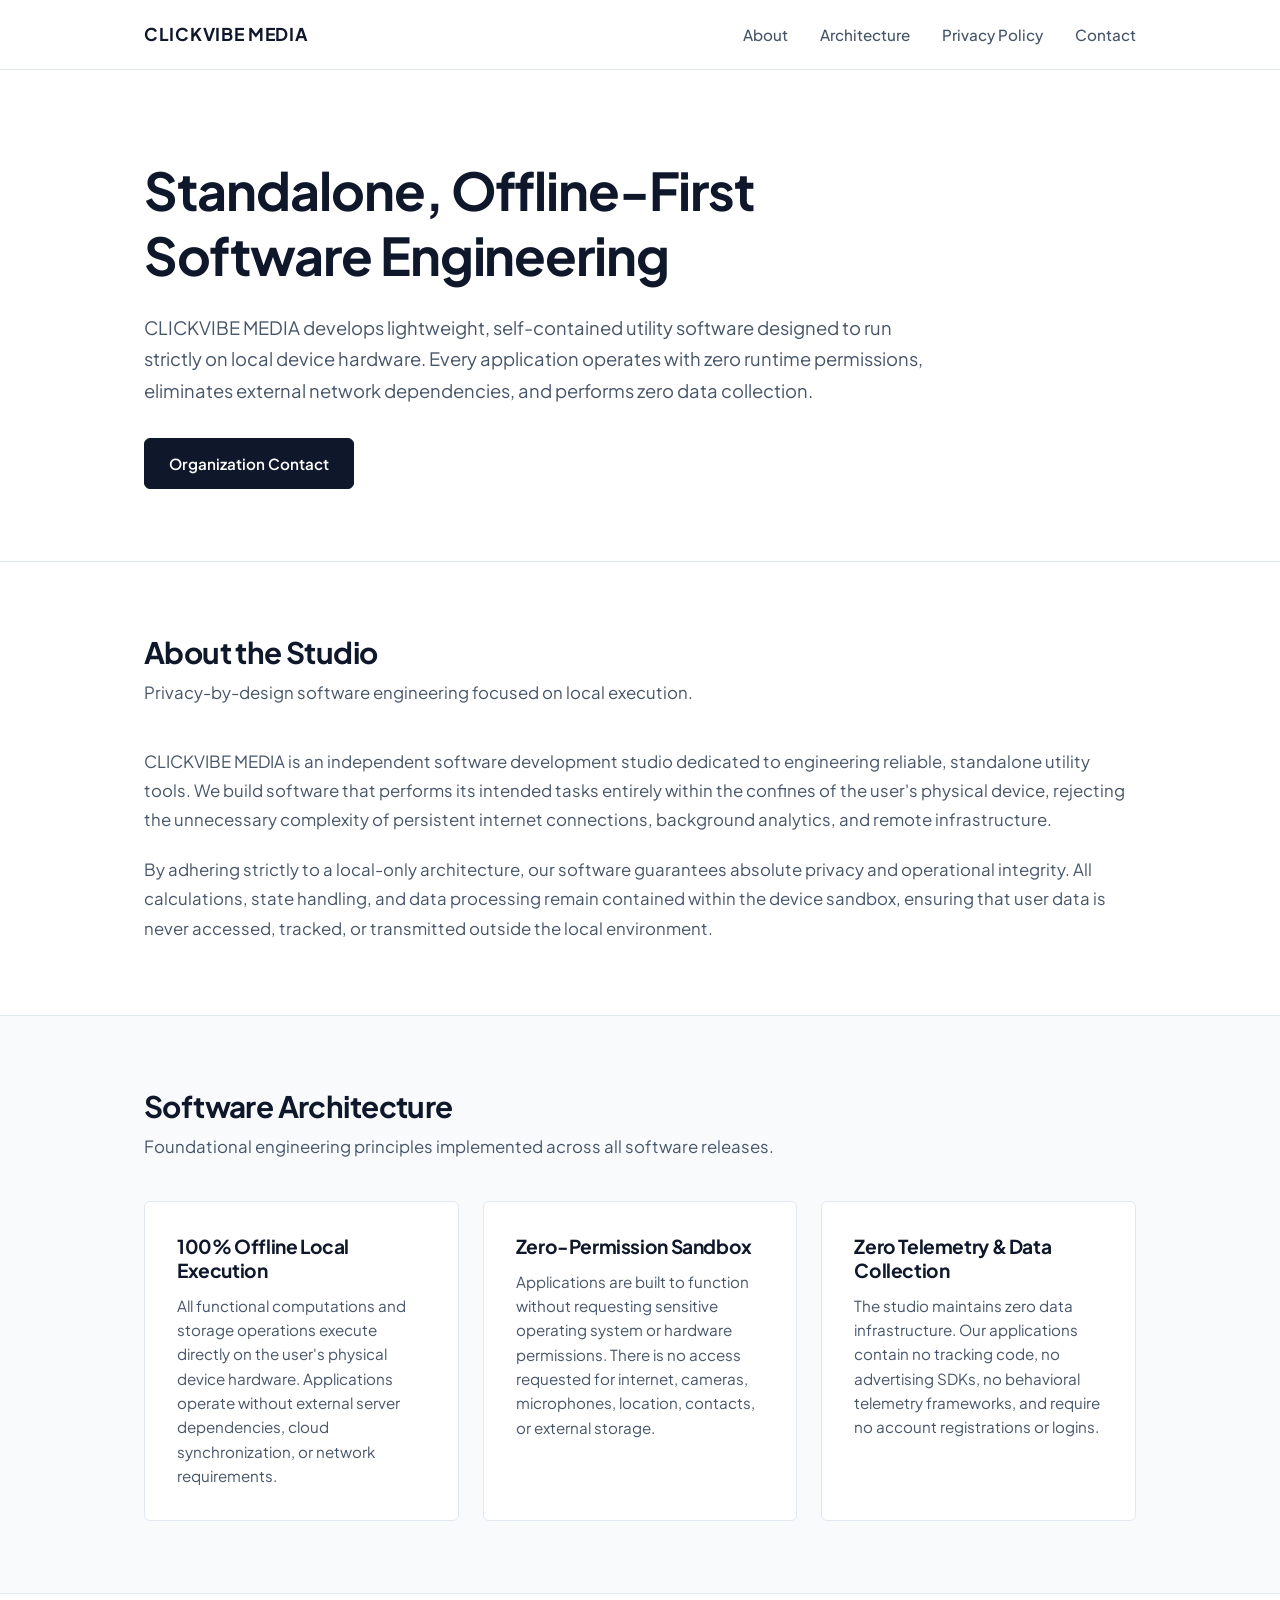
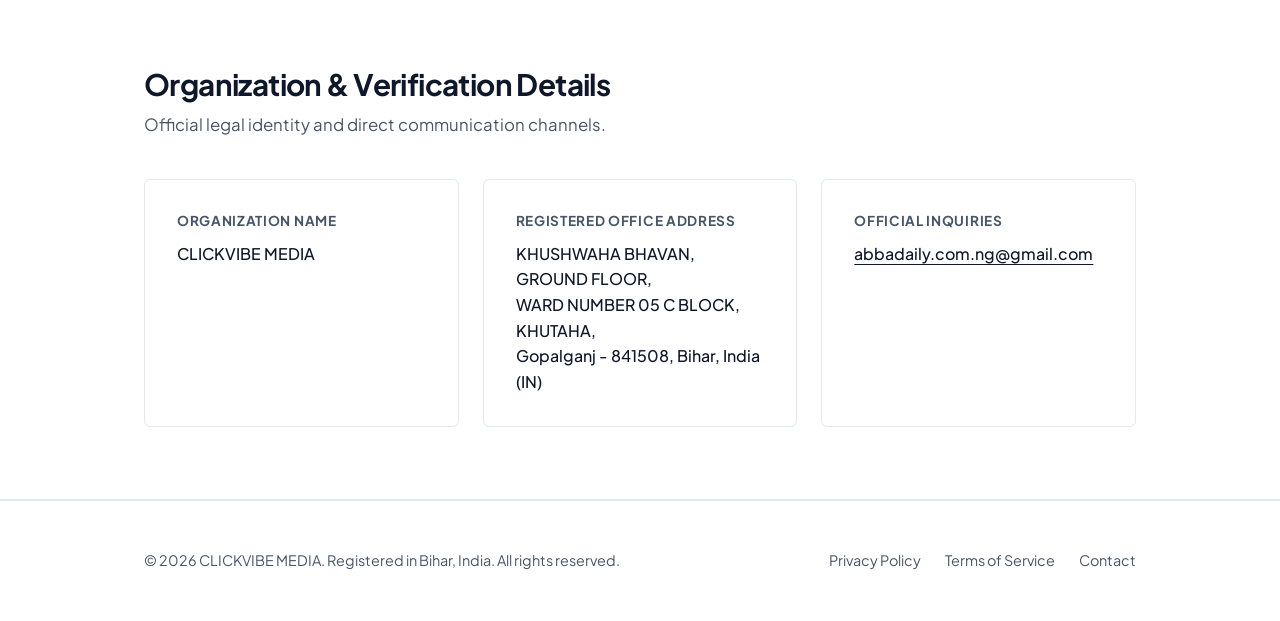
<file: index.html>
<!DOCTYPE html>
<html lang="en">
<head>
    <meta charset="UTF-8">
    <meta name="viewport" content="width=device-width, initial-scale=1.0">
    <title>CLICKVIBE MEDIA — Offline Software Studio</title>
    <meta name="description" content="Official website of CLICKVIBE MEDIA. Engineering standalone, 100% offline, zero-permission utility software.">
    <meta name="google-site-verification" content="fIfFQrPKgfW13VVkt7M8kLDJ4-6VzfepoLxtKgu7sLg">
    <link rel="stylesheet" href="styles.css">
    <link rel="preconnect" href="https://fonts.googleapis.com">
    <link rel="preconnect" href="https://fonts.gstatic.com" crossorigin>
    <link href="https://fonts.googleapis.com/css2?family=Plus+Jakarta+Sans:wght@400;500;600;700&display=swap" rel="stylesheet">
</head>
<body>

    <!-- Header -->
    <header class="site-header">
        <div class="container nav-container">
            <a href="index.html" class="legal-brand">CLICKVIBE MEDIA</a>
            <nav class="nav-links">
                <a href="#about">About</a>
                <a href="#architecture">Architecture</a>
                <a href="privacy.html">Privacy Policy</a>
                <a href="#contact">Contact</a>
            </nav>
        </div>
    </header>

    <!-- Hero Section -->
    <section class="hero-section">
        <div class="container">
            <div class="hero-inner">
                <h1 class="hero-title">Standalone, Offline-First Software Engineering</h1>
                <p class="hero-subtitle">
                    CLICKVIBE MEDIA develops lightweight, self-contained utility software designed to run strictly on local device hardware. Every application operates with zero runtime permissions, eliminates external network dependencies, and performs zero data collection.
                </p>
                <a href="#contact" class="btn btn-primary">Organization Contact</a>
            </div>
        </div>
    </section>

    <!-- About Section -->
    <section id="about" class="section">
        <div class="container">
            <div class="section-heading">
                <h2>About the Studio</h2>
                <p>Privacy-by-design software engineering focused on local execution.</p>
            </div>
            <div class="about-text">
                <p>
                    CLICKVIBE MEDIA is an independent software development studio dedicated to engineering reliable, standalone utility tools. We build software that performs its intended tasks entirely within the confines of the user's physical device, rejecting the unnecessary complexity of persistent internet connections, background analytics, and remote infrastructure.
                </p>
                <p>
                    By adhering strictly to a local-only architecture, our software guarantees absolute privacy and operational integrity. All calculations, state handling, and data processing remain contained within the device sandbox, ensuring that user data is never accessed, tracked, or transmitted outside the local environment.
                </p>
            </div>
        </div>
    </section>

    <!-- Architecture Section -->
    <section id="architecture" class="section section-alt">
        <div class="container">
            <div class="section-heading">
                <h2>Software Architecture</h2>
                <p>Foundational engineering principles implemented across all software releases.</p>
            </div>
            <div class="grid-3">
                <div class="card">
                    <h3>100% Offline Local Execution</h3>
                    <p>All functional computations and storage operations execute directly on the user's physical device hardware. Applications operate without external server dependencies, cloud synchronization, or network requirements.</p>
                </div>
                <div class="card">
                    <h3>Zero-Permission Sandbox</h3>
                    <p>Applications are built to function without requesting sensitive operating system or hardware permissions. There is no access requested for internet, cameras, microphones, location, contacts, or external storage.</p>
                </div>
                <div class="card">
                    <h3>Zero Telemetry & Data Collection</h3>
                    <p>The studio maintains zero data infrastructure. Our applications contain no tracking code, no advertising SDKs, no behavioral telemetry frameworks, and require no account registrations or logins.</p>
                </div>
            </div>
        </div>
    </section>

    <!-- Organization & Contact Section -->
    <section id="contact" class="section">
        <div class="container">
            <div class="section-heading">
                <h2>Organization & Verification Details</h2>
                <p>Official legal identity and direct communication channels.</p>
            </div>
            <div class="grid-3">
                <div class="contact-card">
                    <h3>Organization Name</h3>
                    <p>CLICKVIBE MEDIA</p>
                </div>
                <div class="contact-card">
                    <h3>Registered Office Address</h3>
                    <address>
                        KHUSHWAHA BHAVAN, GROUND FLOOR,<br>
                        WARD NUMBER 05 C BLOCK, KHUTAHA,<br>
                        Gopalganj - 841508, Bihar, India (IN)
                    </address>
                </div>
                <div class="contact-card">
                    <h3>Official Inquiries</h3>
                    <p><a href="mailto:abbadaily.com.ng@gmail.com">abbadaily.com.ng@gmail.com</a></p>
                </div>
            </div>
        </div>
    </section>

    <!-- Footer -->
    <footer class="site-footer">
        <div class="container footer-inner">
            <div class="footer-info">
                <p>&copy; 2026 CLICKVIBE MEDIA. Registered in Bihar, India. All rights reserved.</p>
            </div>
            <nav class="footer-nav">
                <a href="privacy.html">Privacy Policy</a>
                <a href="terms.html">Terms of Service</a>
                <a href="#contact">Contact</a>
            </nav>
        </div>
    </footer>

</body>
</html>
</file>
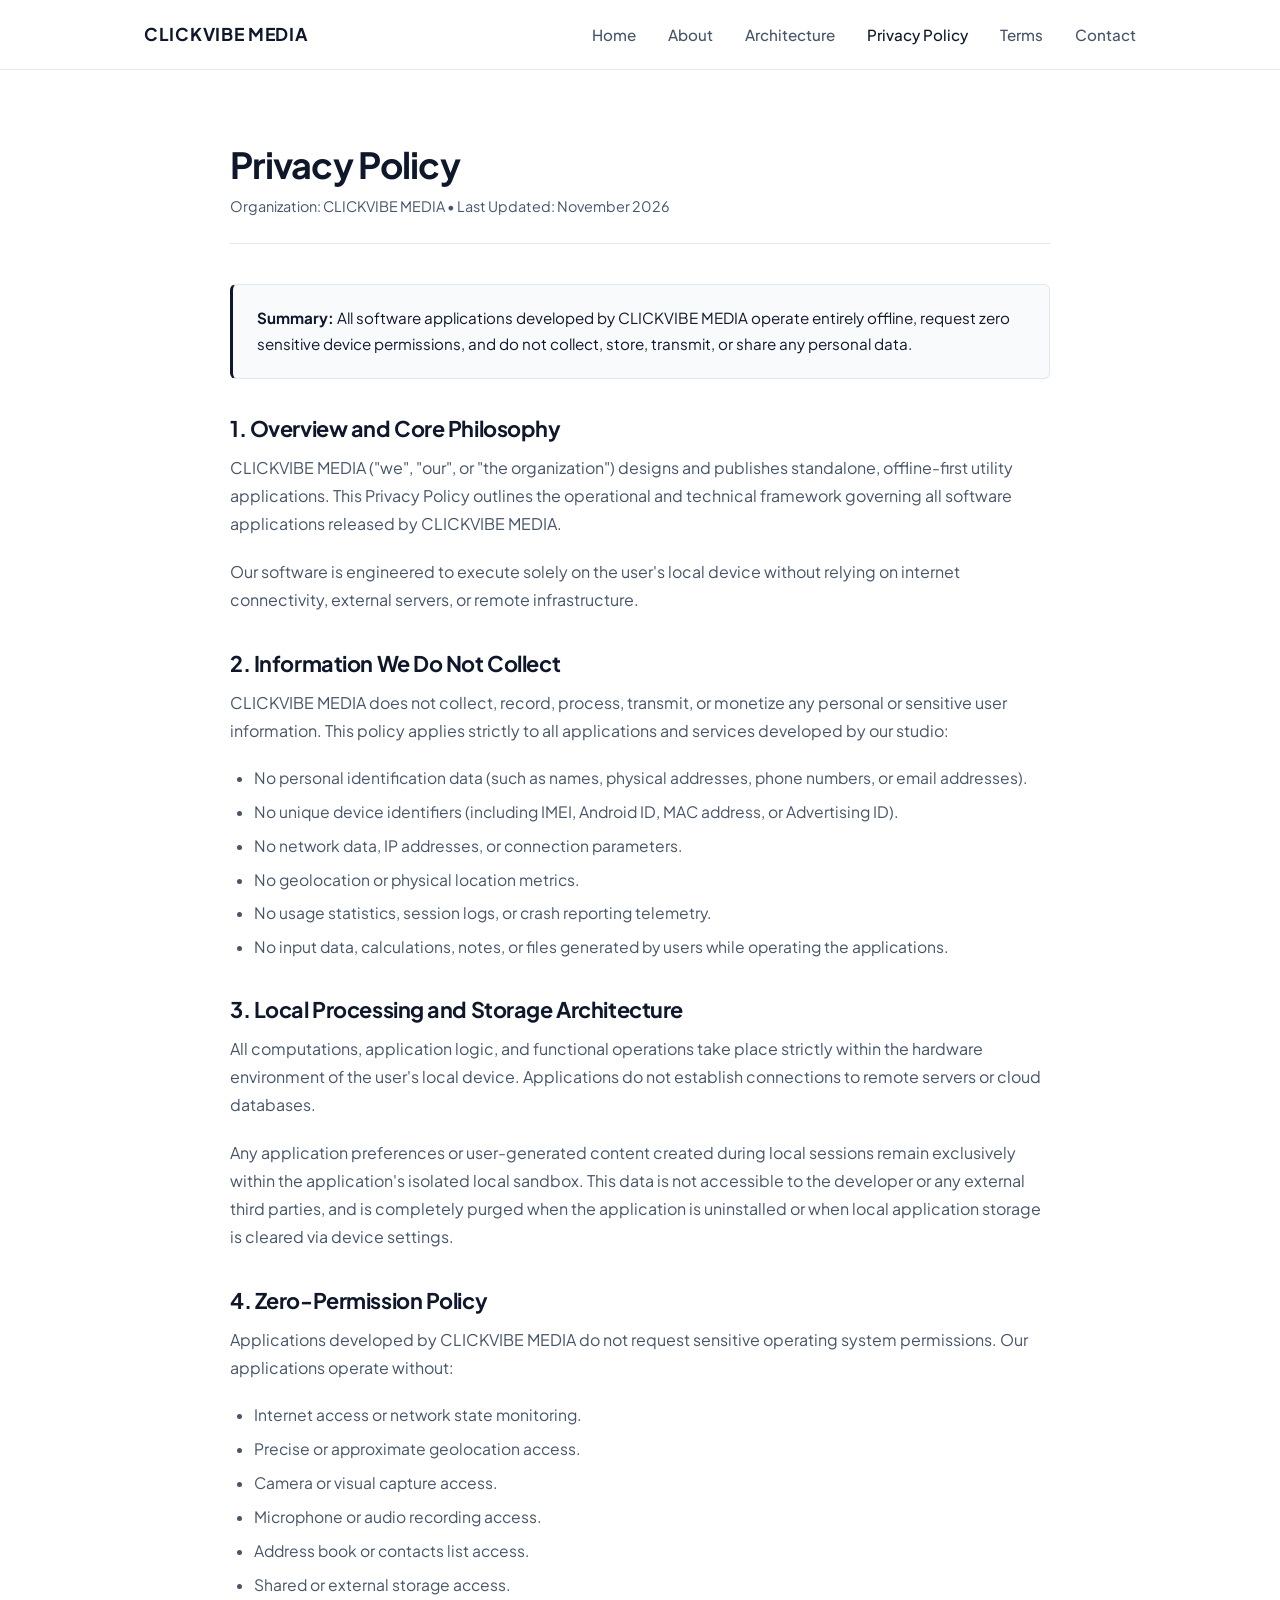
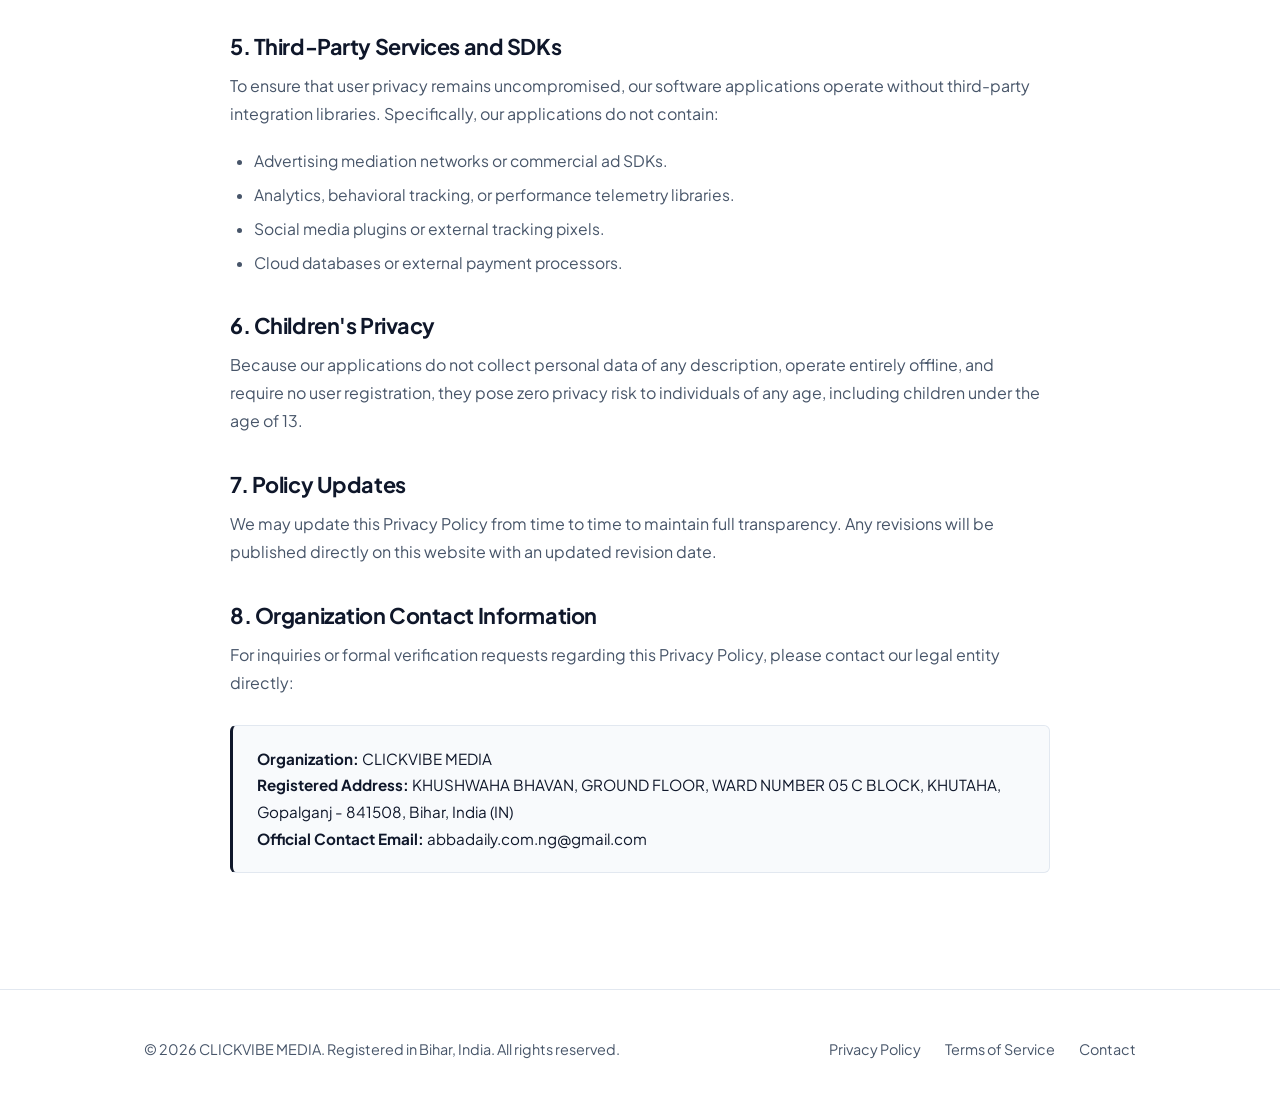
<file: privacy.html>
<!DOCTYPE html>
<html lang="en">
<head>
    <meta charset="UTF-8">
    <meta name="viewport" content="width=device-width, initial-scale=1.0">
    <title>Privacy Policy — CLICKVIBE MEDIA</title>
    <meta name="description" content="Official Zero-Data and Offline Privacy Policy for applications developed by CLICKVIBE MEDIA.">
    <link rel="stylesheet" href="styles.css">
    <link rel="preconnect" href="https://fonts.googleapis.com">
    <link rel="preconnect" href="https://fonts.gstatic.com" crossorigin>
    <link href="https://fonts.googleapis.com/css2?family=Plus+Jakarta+Sans:wght@400;500;600;700&display=swap" rel="stylesheet">
</head>
<body>

    <!-- Header -->
    <header class="site-header">
        <div class="container nav-container">
            <a href="index.html" class="legal-brand">CLICKVIBE MEDIA</a>
            <nav class="nav-links">
                <a href="index.html">Home</a>
                <a href="index.html#about">About</a>
                <a href="index.html#architecture">Architecture</a>
                <a href="privacy.html" class="active">Privacy Policy</a>
                <a href="terms.html">Terms</a>
                <a href="index.html#contact">Contact</a>
            </nav>
        </div>
    </header>

    <!-- Policy Content -->
    <main class="policy-page">
        <div class="container">
            <article class="policy-container">
                <div class="policy-header">
                    <h1>Privacy Policy</h1>
                    <p class="policy-meta">
                        Organization: CLICKVIBE MEDIA &bull; Last Updated: November 2026
                    </p>
                </div>

                <div class="policy-body">
                    <div class="policy-notice">
                        <p>
                            <strong>Summary:</strong> All software applications developed by CLICKVIBE MEDIA operate entirely offline, request zero sensitive device permissions, and do not collect, store, transmit, or share any personal data.
                        </p>
                    </div>

                    <h2>1. Overview and Core Philosophy</h2>
                    <p>
                        CLICKVIBE MEDIA ("we", "our", or "the organization") designs and publishes standalone, offline-first utility applications. This Privacy Policy outlines the operational and technical framework governing all software applications released by CLICKVIBE MEDIA.
                    </p>
                    <p>
                        Our software is engineered to execute solely on the user's local device without relying on internet connectivity, external servers, or remote infrastructure.
                    </p>

                    <h2>2. Information We Do Not Collect</h2>
                    <p>
                        CLICKVIBE MEDIA does not collect, record, process, transmit, or monetize any personal or sensitive user information. This policy applies strictly to all applications and services developed by our studio:
                    </p>
                    <ul>
                        <li>No personal identification data (such as names, physical addresses, phone numbers, or email addresses).</li>
                        <li>No unique device identifiers (including IMEI, Android ID, MAC address, or Advertising ID).</li>
                        <li>No network data, IP addresses, or connection parameters.</li>
                        <li>No geolocation or physical location metrics.</li>
                        <li>No usage statistics, session logs, or crash reporting telemetry.</li>
                        <li>No input data, calculations, notes, or files generated by users while operating the applications.</li>
                    </ul>

                    <h2>3. Local Processing and Storage Architecture</h2>
                    <p>
                        All computations, application logic, and functional operations take place strictly within the hardware environment of the user's local device. Applications do not establish connections to remote servers or cloud databases.
                    </p>
                    <p>
                        Any application preferences or user-generated content created during local sessions remain exclusively within the application's isolated local sandbox. This data is not accessible to the developer or any external third parties, and is completely purged when the application is uninstalled or when local application storage is cleared via device settings.
                    </p>

                    <h2>4. Zero-Permission Policy</h2>
                    <p>
                        Applications developed by CLICKVIBE MEDIA do not request sensitive operating system permissions. Our applications operate without:
                    </p>
                    <ul>
                        <li>Internet access or network state monitoring.</li>
                        <li>Precise or approximate geolocation access.</li>
                        <li>Camera or visual capture access.</li>
                        <li>Microphone or audio recording access.</li>
                        <li>Address book or contacts list access.</li>
                        <li>Shared or external storage access.</li>
                    </ul>

                    <h2>5. Third-Party Services and SDKs</h2>
                    <p>
                        To ensure that user privacy remains uncompromised, our software applications operate without third-party integration libraries. Specifically, our applications do not contain:
                    </p>
                    <ul>
                        <li>Advertising mediation networks or commercial ad SDKs.</li>
                        <li>Analytics, behavioral tracking, or performance telemetry libraries.</li>
                        <li>Social media plugins or external tracking pixels.</li>
                        <li>Cloud databases or external payment processors.</li>
                    </ul>

                    <h2>6. Children's Privacy</h2>
                    <p>
                        Because our applications do not collect personal data of any description, operate entirely offline, and require no user registration, they pose zero privacy risk to individuals of any age, including children under the age of 13.
                    </p>

                    <h2>7. Policy Updates</h2>
                    <p>
                        We may update this Privacy Policy from time to time to maintain full transparency. Any revisions will be published directly on this website with an updated revision date.
                    </p>

                    <h2>8. Organization Contact Information</h2>
                    <p>
                        For inquiries or formal verification requests regarding this Privacy Policy, please contact our legal entity directly:
                    </p>
                    <div class="policy-notice">
                        <p><strong>Organization:</strong> CLICKVIBE MEDIA</p>
                        <p><strong>Registered Address:</strong> KHUSHWAHA BHAVAN, GROUND FLOOR, WARD NUMBER 05 C BLOCK, KHUTAHA, Gopalganj - 841508, Bihar, India (IN)</p>
                        <p><strong>Official Contact Email:</strong> <a href="mailto:abbadaily.com.ng@gmail.com">abbadaily.com.ng@gmail.com</a></p>
                    </div>
                </div>
            </article>
        </div>
    </main>

    <!-- Footer -->
    <footer class="site-footer">
        <div class="container footer-inner">
            <div class="footer-info">
                <p>&copy; 2026 CLICKVIBE MEDIA. Registered in Bihar, India. All rights reserved.</p>
            </div>
            <nav class="footer-nav">
                <a href="privacy.html">Privacy Policy</a>
                <a href="terms.html">Terms of Service</a>
                <a href="index.html#contact">Contact</a>
            </nav>
        </div>
    </footer>

</body>
</html>
</file>
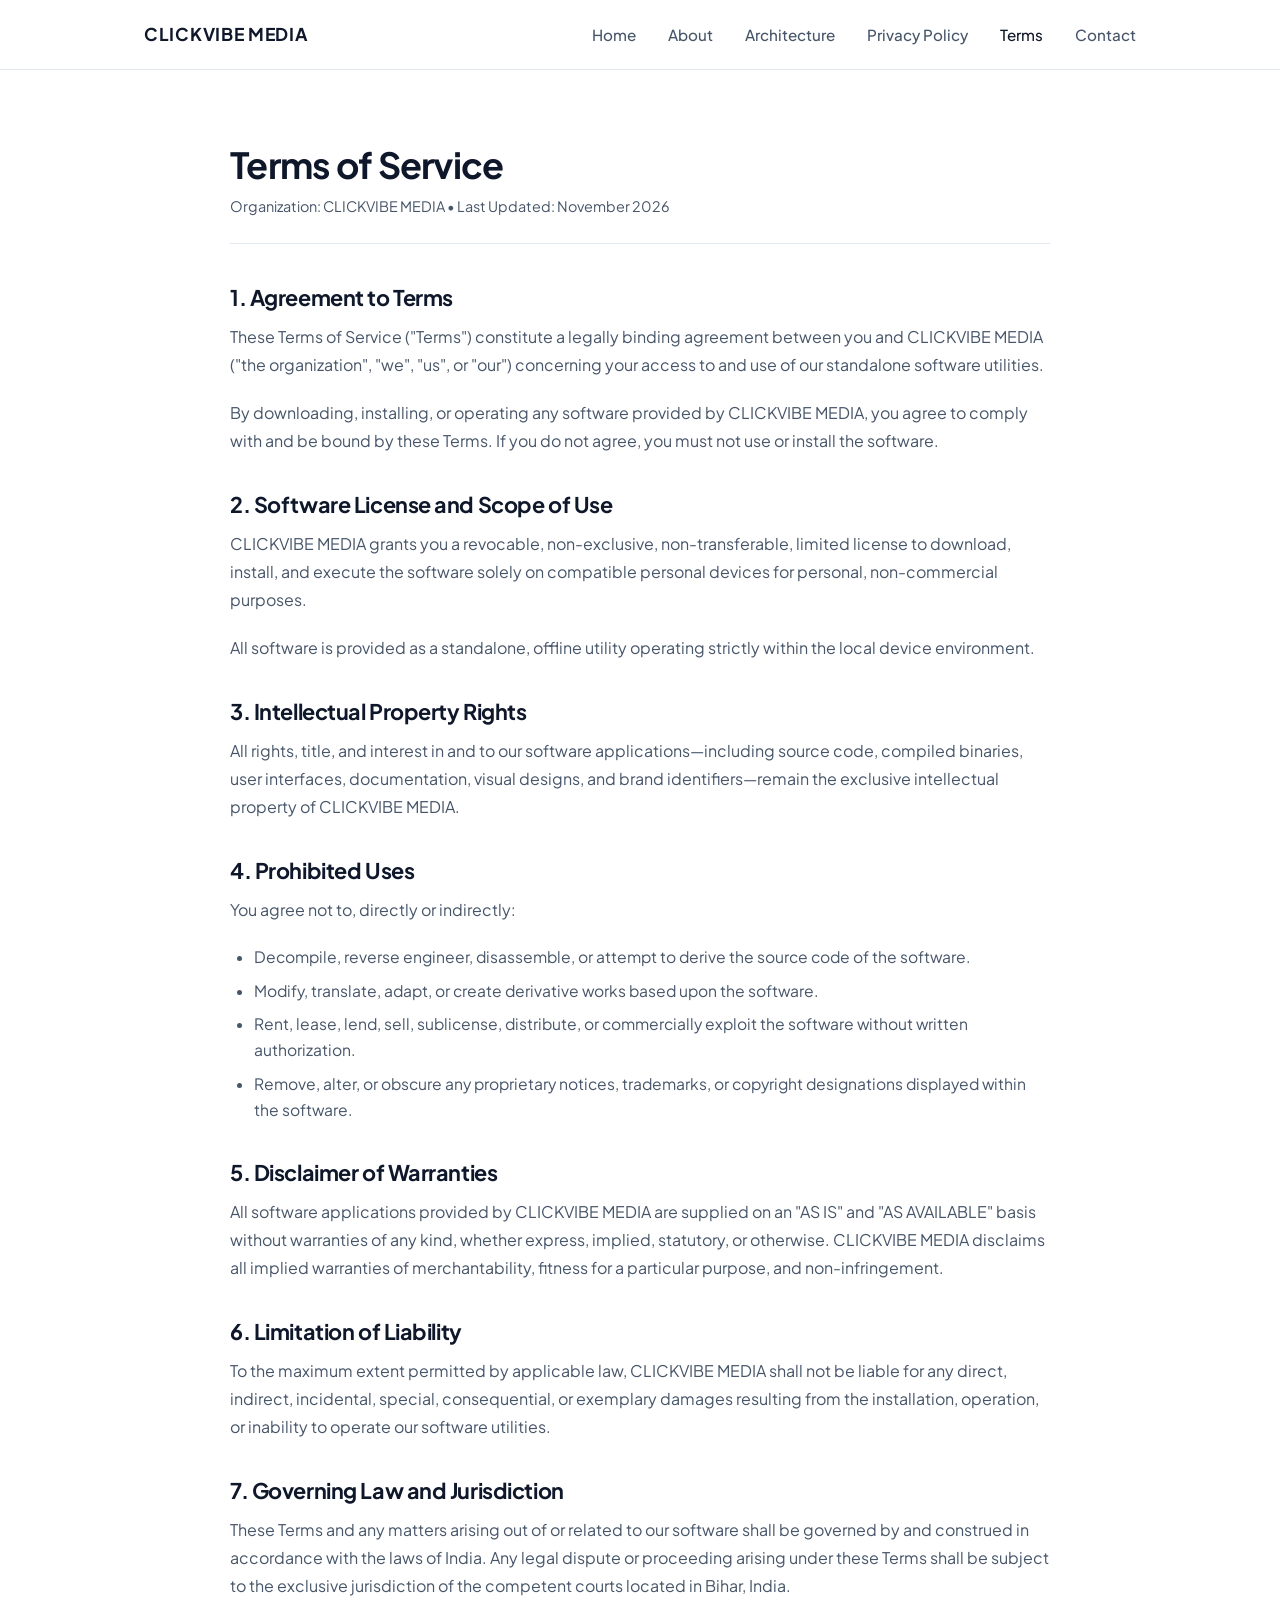
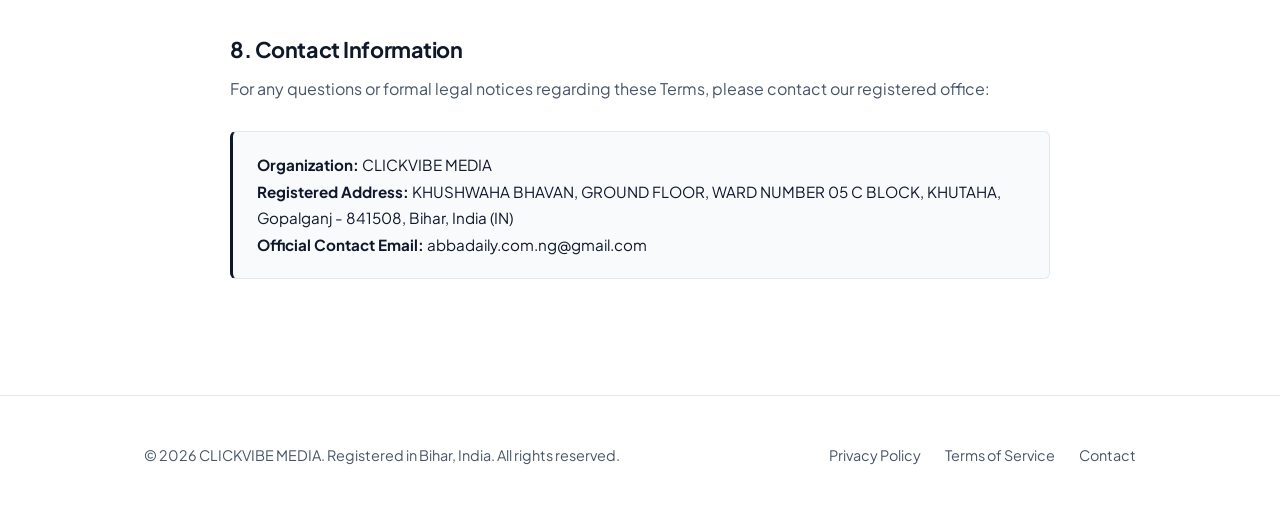
<file: terms.html>
<!DOCTYPE html>
<html lang="en">
<head>
    <meta charset="UTF-8">
    <meta name="viewport" content="width=device-width, initial-scale=1.0">
    <title>Terms of Service — CLICKVIBE MEDIA</title>
    <meta name="description" content="Terms of Service for standalone offline software applications developed by CLICKVIBE MEDIA.">
    <link rel="stylesheet" href="styles.css">
    <link rel="preconnect" href="https://fonts.googleapis.com">
    <link rel="preconnect" href="https://fonts.gstatic.com" crossorigin>
    <link href="https://fonts.googleapis.com/css2?family=Plus+Jakarta+Sans:wght@400;500;600;700&display=swap" rel="stylesheet">
</head>
<body>

    <!-- Header -->
    <header class="site-header">
        <div class="container nav-container">
            <a href="index.html" class="legal-brand">CLICKVIBE MEDIA</a>
            <nav class="nav-links">
                <a href="index.html">Home</a>
                <a href="index.html#about">About</a>
                <a href="index.html#architecture">Architecture</a>
                <a href="privacy.html">Privacy Policy</a>
                <a href="terms.html" class="active">Terms</a>
                <a href="index.html#contact">Contact</a>
            </nav>
        </div>
    </header>

    <!-- Policy Content -->
    <main class="policy-page">
        <div class="container">
            <article class="policy-container">
                <div class="policy-header">
                    <h1>Terms of Service</h1>
                    <p class="policy-meta">
                        Organization: CLICKVIBE MEDIA &bull; Last Updated: November 2026
                    </p>
                </div>

                <div class="policy-body">
                    <h2>1. Agreement to Terms</h2>
                    <p>
                        These Terms of Service ("Terms") constitute a legally binding agreement between you and CLICKVIBE MEDIA ("the organization", "we", "us", or "our") concerning your access to and use of our standalone software utilities.
                    </p>
                    <p>
                        By downloading, installing, or operating any software provided by CLICKVIBE MEDIA, you agree to comply with and be bound by these Terms. If you do not agree, you must not use or install the software.
                    </p>

                    <h2>2. Software License and Scope of Use</h2>
                    <p>
                        CLICKVIBE MEDIA grants you a revocable, non-exclusive, non-transferable, limited license to download, install, and execute the software solely on compatible personal devices for personal, non-commercial purposes.
                    </p>
                    <p>
                        All software is provided as a standalone, offline utility operating strictly within the local device environment.
                    </p>

                    <h2>3. Intellectual Property Rights</h2>
                    <p>
                        All rights, title, and interest in and to our software applications—including source code, compiled binaries, user interfaces, documentation, visual designs, and brand identifiers—remain the exclusive intellectual property of CLICKVIBE MEDIA.
                    </p>

                    <h2>4. Prohibited Uses</h2>
                    <p>You agree not to, directly or indirectly:</p>
                    <ul>
                        <li>Decompile, reverse engineer, disassemble, or attempt to derive the source code of the software.</li>
                        <li>Modify, translate, adapt, or create derivative works based upon the software.</li>
                        <li>Rent, lease, lend, sell, sublicense, distribute, or commercially exploit the software without written authorization.</li>
                        <li>Remove, alter, or obscure any proprietary notices, trademarks, or copyright designations displayed within the software.</li>
                    </ul>

                    <h2>5. Disclaimer of Warranties</h2>
                    <p>
                        All software applications provided by CLICKVIBE MEDIA are supplied on an "AS IS" and "AS AVAILABLE" basis without warranties of any kind, whether express, implied, statutory, or otherwise. CLICKVIBE MEDIA disclaims all implied warranties of merchantability, fitness for a particular purpose, and non-infringement.
                    </p>

                    <h2>6. Limitation of Liability</h2>
                    <p>
                        To the maximum extent permitted by applicable law, CLICKVIBE MEDIA shall not be liable for any direct, indirect, incidental, special, consequential, or exemplary damages resulting from the installation, operation, or inability to operate our software utilities.
                    </p>

                    <h2>7. Governing Law and Jurisdiction</h2>
                    <p>
                        These Terms and any matters arising out of or related to our software shall be governed by and construed in accordance with the laws of India. Any legal dispute or proceeding arising under these Terms shall be subject to the exclusive jurisdiction of the competent courts located in Bihar, India.
                    </p>

                    <h2>8. Contact Information</h2>
                    <p>
                        For any questions or formal legal notices regarding these Terms, please contact our registered office:
                    </p>
                    <div class="policy-notice">
                        <p><strong>Organization:</strong> CLICKVIBE MEDIA</p>
                        <p><strong>Registered Address:</strong> KHUSHWAHA BHAVAN, GROUND FLOOR, WARD NUMBER 05 C BLOCK, KHUTAHA, Gopalganj - 841508, Bihar, India (IN)</p>
                        <p><strong>Official Contact Email:</strong> <a href="mailto:abbadaily.com.ng@gmail.com">abbadaily.com.ng@gmail.com</a></p>
                    </div>
                </div>
            </article>
        </div>
    </main>

    <!-- Footer -->
    <footer class="site-footer">
        <div class="container footer-inner">
            <div class="footer-info">
                <p>&copy; 2026 CLICKVIBE MEDIA. Registered in Bihar, India. All rights reserved.</p>
            </div>
            <nav class="footer-nav">
                <a href="privacy.html">Privacy Policy</a>
                <a href="terms.html">Terms of Service</a>
                <a href="index.html#contact">Contact</a>
            </nav>
        </div>
    </footer>

</body>
</html>
</file>
<file: styles.css>
/* ==========================================================================
   CLICKVIBE MEDIA — Corporate Website Stylesheet
   Minimalist, Light-Mode Corporate Aesthetic for Offline Software Studio
   ========================================================================== */

:root {
    --bg-primary: #FFFFFF;
    --bg-secondary: #F8FAFC;
    --border-color: #E2E8F0;
    --text-primary: #0F172A;
    --text-muted: #475569;
    --accent: #0F172A;
    --accent-hover: #1E293B;
    --font-sans: 'Plus Jakarta Sans', 'Inter', -apple-system, BlinkMacSystemFont, 'Segoe UI', Roboto, sans-serif;
    --container-max: 1040px;
    --radius: 6px;
}

*, *::before, *::after {
    box-sizing: border-box;
    margin: 0;
    padding: 0;
}

html {
    scroll-behavior: smooth;
    font-size: 16px;
}

body {
    background-color: var(--bg-primary);
    color: var(--text-primary);
    font-family: var(--font-sans);
    line-height: 1.65;
    -webkit-font-smoothing: antialiased;
}

.container {
    width: 100%;
    max-width: var(--container-max);
    margin: 0 auto;
    padding: 0 1.5rem;
}

/* Typography */
h1, h2, h3, h4 {
    color: var(--text-primary);
    font-weight: 700;
    line-height: 1.25;
    letter-spacing: -0.02em;
}

p {
    color: var(--text-muted);
}

a {
    color: var(--text-primary);
    text-decoration: none;
    transition: color 0.15s ease;
}

a:hover {
    color: var(--accent-hover);
}

/* Header */
.site-header {
    background-color: var(--bg-primary);
    border-bottom: 1px solid var(--border-color);
    padding: 1.25rem 0;
    position: sticky;
    top: 0;
    z-index: 50;
}

.nav-container {
    display: flex;
    align-items: center;
    justify-content: space-between;
}

.legal-brand {
    font-size: 1.1rem;
    font-weight: 700;
    letter-spacing: 0.04em;
    color: var(--text-primary);
    text-transform: uppercase;
}

.nav-links {
    display: flex;
    gap: 2rem;
    align-items: center;
}

.nav-links a {
    font-size: 0.95rem;
    font-weight: 500;
    color: var(--text-muted);
}

.nav-links a:hover,
.nav-links a.active {
    color: var(--text-primary);
}

/* Buttons */
.btn {
    display: inline-flex;
    align-items: center;
    justify-content: center;
    padding: 0.75rem 1.5rem;
    font-size: 0.95rem;
    font-weight: 600;
    border-radius: var(--radius);
    cursor: pointer;
    transition: background-color 0.15s ease;
    border: 1px solid var(--accent);
}

.btn-primary {
    background-color: var(--accent);
    color: #FFFFFF;
}

.btn-primary:hover {
    background-color: var(--accent-hover);
    color: #FFFFFF;
}

/* Hero Section */
.hero-section {
    padding: 5.5rem 0 4.5rem;
    border-bottom: 1px solid var(--border-color);
}

.hero-inner {
    max-width: 780px;
}

.hero-title {
    font-size: clamp(2.25rem, 4.5vw, 3.25rem);
    margin-bottom: 1.5rem;
}

.hero-subtitle {
    font-size: 1.15rem;
    line-height: 1.7;
    margin-bottom: 2rem;
    color: var(--text-muted);
}

/* Sections */
.section {
    padding: 4.5rem 0;
    border-bottom: 1px solid var(--border-color);
}

.section-alt {
    background-color: var(--bg-secondary);
}

.section-heading {
    margin-bottom: 2.5rem;
}

.section-heading h2 {
    font-size: 1.85rem;
    margin-bottom: 0.5rem;
}

.section-heading p {
    font-size: 1.05rem;
}

/* Grid Layouts */
.grid-3 {
    display: grid;
    grid-template-columns: repeat(auto-fit, minmax(290px, 1fr));
    gap: 1.5rem;
}

/* Architecture Cards */
.card {
    background-color: var(--bg-primary);
    border: 1px solid var(--border-color);
    border-radius: var(--radius);
    padding: 2rem;
}

.card h3 {
    font-size: 1.2rem;
    margin-bottom: 0.75rem;
}

.card p {
    font-size: 0.95rem;
    line-height: 1.6;
}

/* About Section Text */
.about-text p {
    font-size: 1.05rem;
    line-height: 1.75;
    margin-bottom: 1.25rem;
}

.about-text p:last-child {
    margin-bottom: 0;
}

/* Contact Cards */
.contact-card {
    background-color: var(--bg-primary);
    border: 1px solid var(--border-color);
    border-radius: var(--radius);
    padding: 2rem;
}

.contact-card h3 {
    font-size: 0.85rem;
    font-weight: 700;
    text-transform: uppercase;
    letter-spacing: 0.05em;
    color: var(--text-muted);
    margin-bottom: 0.75rem;
}

.contact-card p,
.contact-card address {
    font-size: 1rem;
    font-style: normal;
    color: var(--text-primary);
    font-weight: 500;
    line-height: 1.6;
}

.contact-card a {
    color: var(--text-primary);
    text-decoration: underline;
    text-underline-offset: 4px;
}

/* Policy Pages */
.policy-page {
    padding: 4.5rem 0 5.5rem;
}

.policy-container {
    max-width: 820px;
    margin: 0 auto;
}

.policy-header {
    margin-bottom: 2.5rem;
    padding-bottom: 1.5rem;
    border-bottom: 1px solid var(--border-color);
}

.policy-header h1 {
    font-size: 2.25rem;
    margin-bottom: 0.5rem;
}

.policy-meta {
    font-size: 0.9rem;
    color: var(--text-muted);
}

.policy-body h2 {
    font-size: 1.35rem;
    margin: 2.25rem 0 0.75rem;
}

.policy-body p {
    font-size: 1rem;
    line-height: 1.75;
    margin-bottom: 1.25rem;
}

.policy-body ul {
    margin: 0.75rem 0 1.5rem 1.5rem;
}

.policy-body li {
    font-size: 0.98rem;
    color: var(--text-muted);
    margin-bottom: 0.5rem;
    line-height: 1.65;
}

.policy-notice {
    background-color: var(--bg-secondary);
    border: 1px solid var(--border-color);
    border-left: 3px solid var(--accent);
    padding: 1.25rem 1.5rem;
    border-radius: var(--radius);
    margin: 1.75rem 0;
}

.policy-notice p {
    color: var(--text-primary);
    margin: 0;
    font-size: 0.95rem;
}

/* Footer */
.site-footer {
    background-color: var(--bg-primary);
    border-top: 1px solid var(--border-color);
    padding: 3rem 0;
}

.footer-inner {
    display: flex;
    justify-content: space-between;
    align-items: center;
    flex-wrap: wrap;
    gap: 1.5rem;
}

.footer-info p {
    font-size: 0.9rem;
}

.footer-nav {
    display: flex;
    gap: 1.5rem;
}

.footer-nav a {
    font-size: 0.9rem;
    color: var(--text-muted);
}

.footer-nav a:hover {
    color: var(--text-primary);
}

/* Responsive */
@media (max-width: 768px) {
    .nav-links {
        display: none;
    }
    .footer-inner {
        flex-direction: column;
        align-items: flex-start;
    }
    .hero-section {
        padding: 3.5rem 0;
    }
}
</file>
